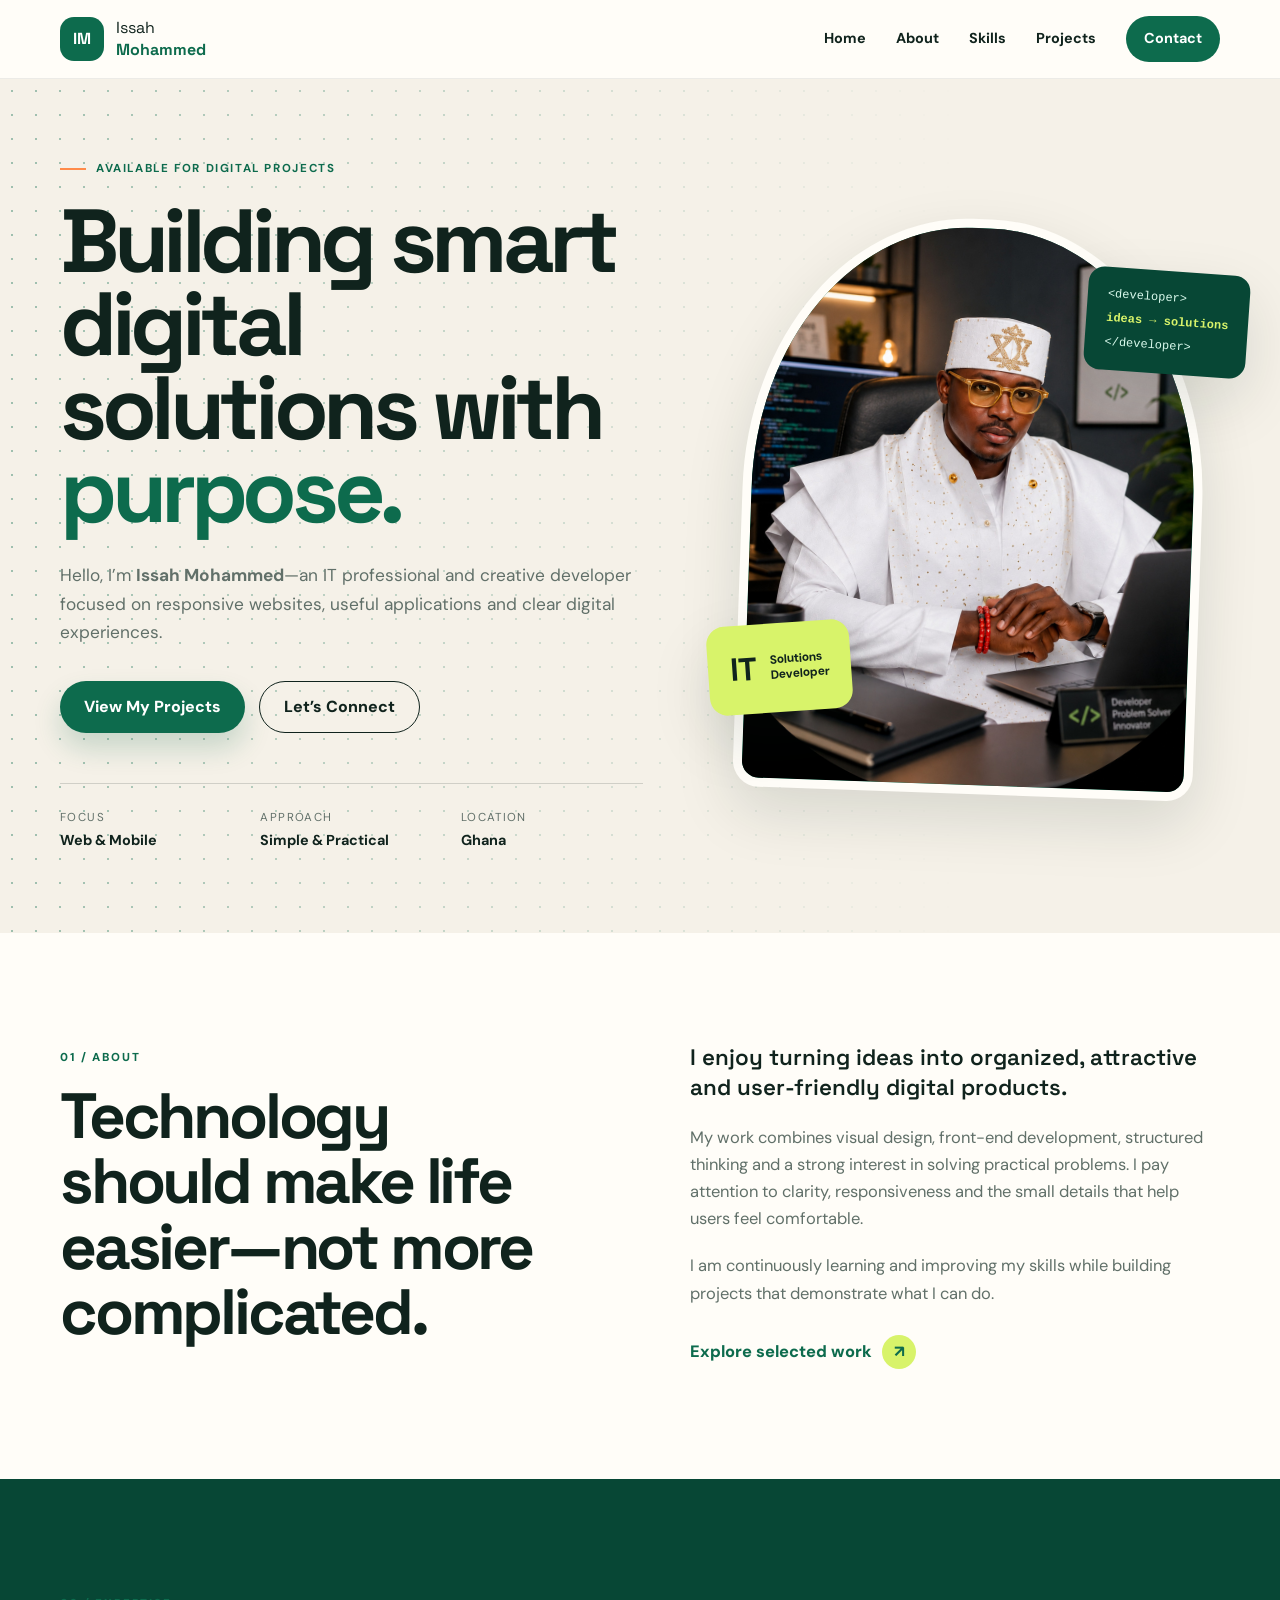
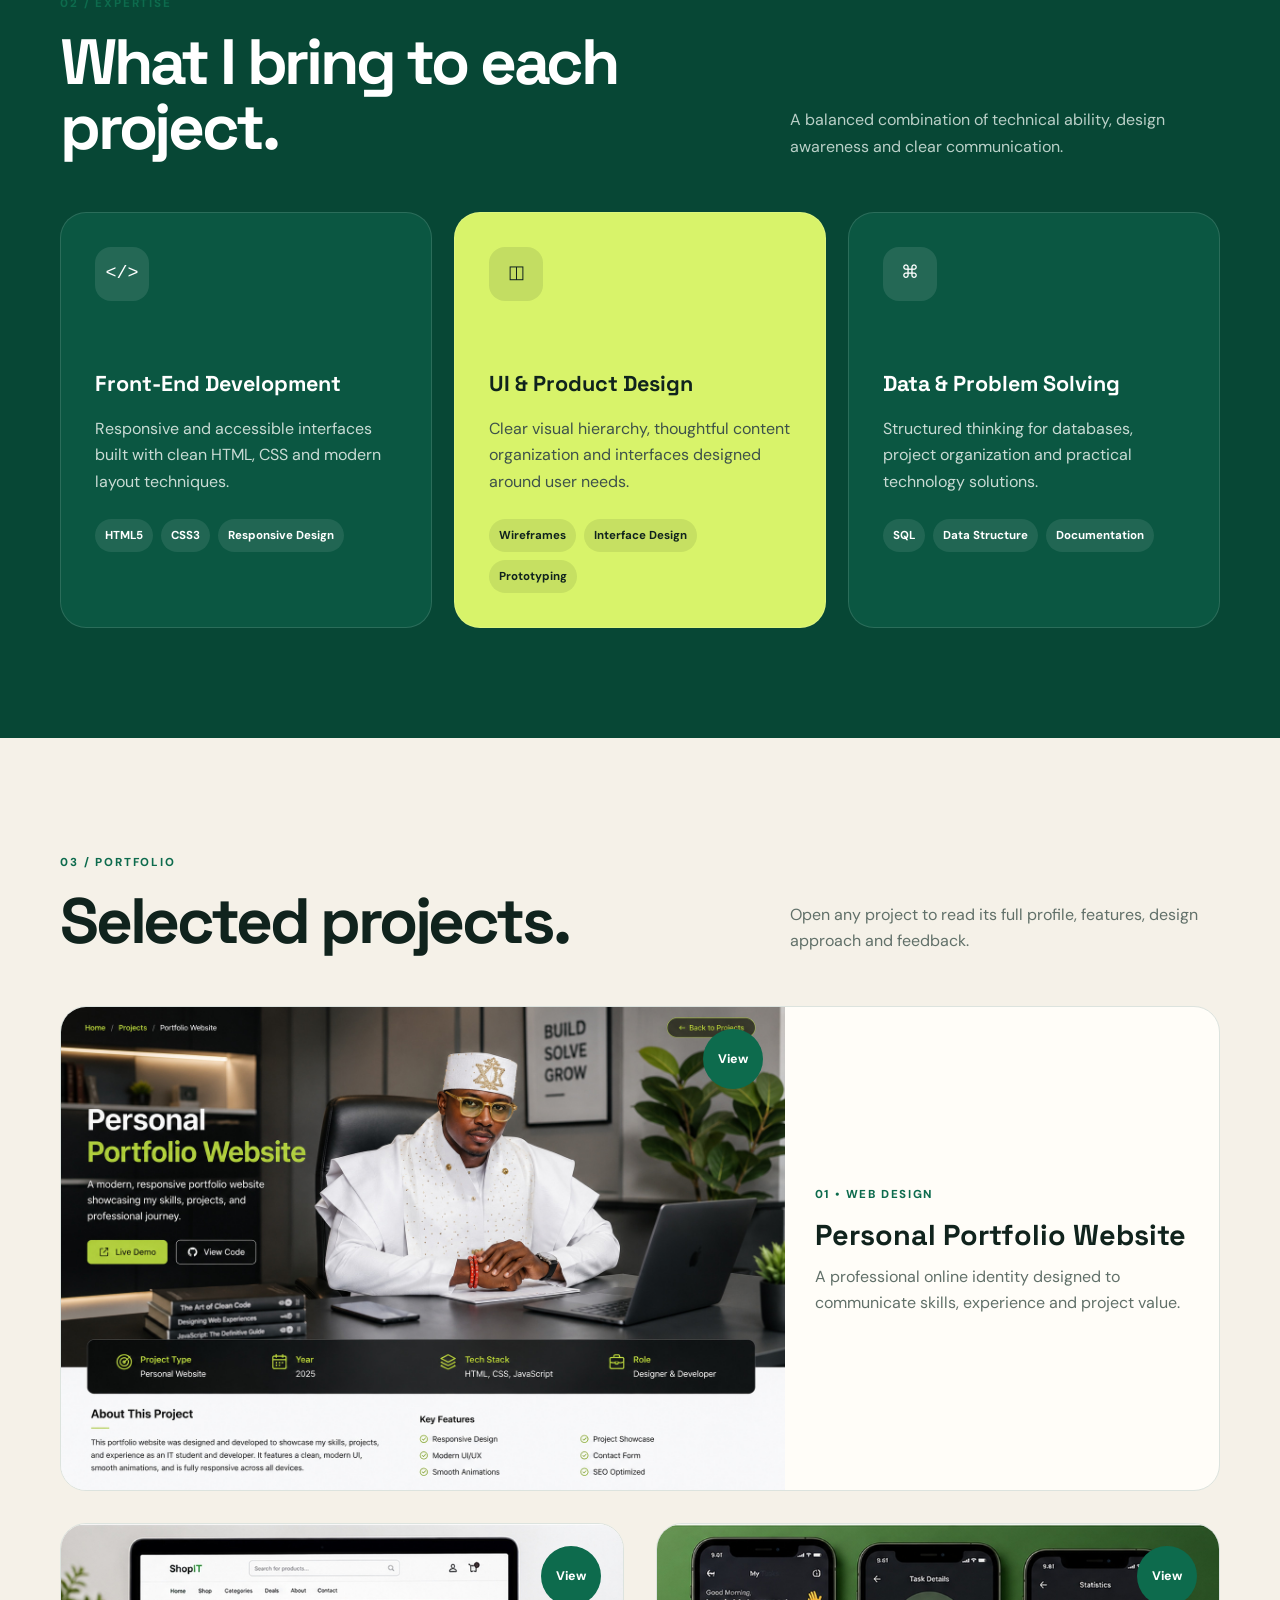
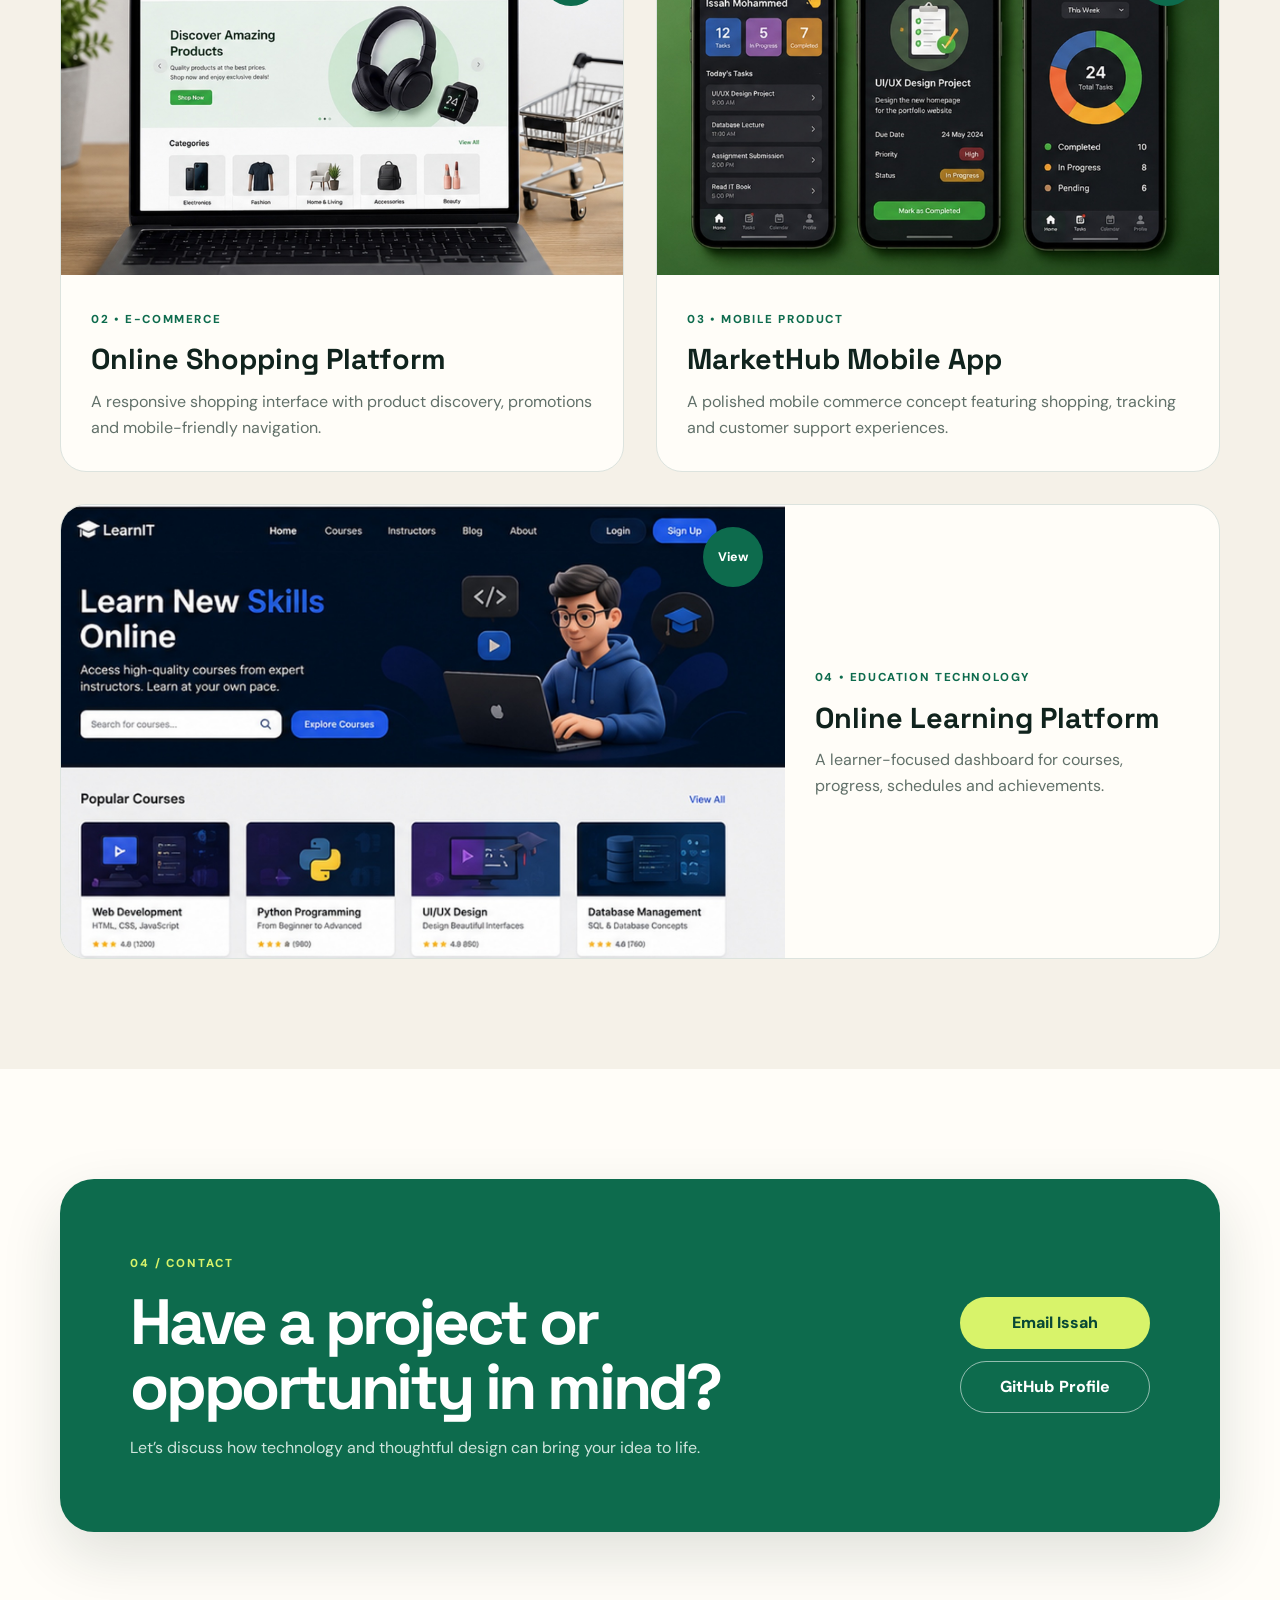
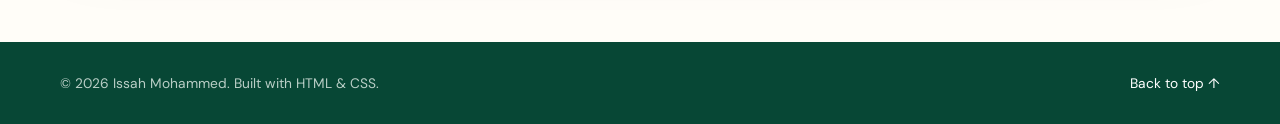
<file: index.html>
<!DOCTYPE html>
<html lang="en">
<head>
  <meta charset="UTF-8" />
  <meta name="viewport" content="width=device-width, initial-scale=1.0" />
  <meta name="description" content="Portfolio of Issah Mohammed, an IT professional and digital product developer." />
  <title>Issah Mohammed | IT Portfolio</title>
  <link rel="preconnect" href="https://fonts.googleapis.com" />
  <link rel="preconnect" href="https://fonts.gstatic.com" crossorigin />
  <link href="https://fonts.googleapis.com/css2?family=DM+Sans:wght@400;500;600;700&family=Space+Grotesk:wght@500;600;700&display=swap" rel="stylesheet" />
  <link rel="stylesheet" href="style.css" />
</head>
<body>
  <header class="site-header">
    <div class="container nav-row">
      <a class="brand" href="#home" aria-label="Issah Mohammed home">
        <span class="brand-mark">IM</span>
        <span class="brand-copy">Issah <strong>Mohammed</strong></span>
      </a>

      <button class="menu-toggle" type="button" aria-label="Open navigation" onclick="document.body.classList.toggle('nav-open')">☰</button>

      <nav class="main-nav" aria-label="Main navigation">
        <a href="#home">Home</a>
        <a href="#about">About</a>
        <a href="#skills">Skills</a>
        <a href="#projects">Projects</a>
        <a class="nav-button" href="#contact">Contact</a>
      </nav>
    </div>
  </header>

  <main>
    <section class="hero" id="home">
      <div class="hero-pattern"></div>
      <div class="container hero-grid">
        <div class="hero-copy">
          <p class="eyebrow"><span></span> Available for digital projects</p>
          <h1>Building smart digital solutions with <em>purpose.</em></h1>
          <p class="hero-intro">
            Hello, I’m <strong>Issah Mohammed</strong>—an IT professional and creative developer focused on responsive websites, useful applications and clear digital experiences.
          </p>
          <div class="hero-actions">
            <a class="button button-primary" href="#projects">View My Projects</a>
            <a class="button button-outline" href="#contact">Let’s Connect</a>
          </div>
          <div class="quick-info">
            <div><span>Focus</span><strong>Web & Mobile</strong></div>
            <div><span>Approach</span><strong>Simple & Practical</strong></div>
            <div><span>Location</span><strong>Ghana</strong></div>
          </div>
        </div>

        <div class="hero-media">
          <div class="image-shell">
            <img src="images/issah-profile.jpg" alt="Issah Mohammed profile portrait" />
          </div>
          <div class="experience-card">
            <strong>IT</strong>
            <span>Solutions<br />Developer</span>
          </div>
          <div class="code-card" aria-hidden="true">
            <span>&lt;developer&gt;</span>
            <strong>ideas → solutions</strong>
            <span>&lt;/developer&gt;</span>
          </div>
        </div>
      </div>
    </section>

    <section class="section about-section" id="about">
      <div class="container about-grid">
        <div class="section-title-block">
          <span class="section-label">01 / About</span>
          <h2>Technology should make life easier—not more complicated.</h2>
        </div>
        <div class="about-content">
          <p class="lead">I enjoy turning ideas into organized, attractive and user-friendly digital products.</p>
          <p>My work combines visual design, front-end development, structured thinking and a strong interest in solving practical problems. I pay attention to clarity, responsiveness and the small details that help users feel comfortable.</p>
          <p>I am continuously learning and improving my skills while building projects that demonstrate what I can do.</p>
          <a class="arrow-link" href="#projects">Explore selected work <span>↗</span></a>
        </div>
      </div>
    </section>

    <section class="section skills-section" id="skills">
      <div class="container">
        <div class="section-heading">
          <div>
            <span class="section-label">02 / Expertise</span>
            <h2>What I bring to each project.</h2>
          </div>
          <p>A balanced combination of technical ability, design awareness and clear communication.</p>
        </div>

        <div class="skills-grid">
          <article class="skill-card">
            <span class="skill-icon">&lt;/&gt;</span>
            <h3>Front-End Development</h3>
            <p>Responsive and accessible interfaces built with clean HTML, CSS and modern layout techniques.</p>
            <ul><li>HTML5</li><li>CSS3</li><li>Responsive Design</li></ul>
          </article>
          <article class="skill-card featured-skill">
            <span class="skill-icon">◫</span>
            <h3>UI & Product Design</h3>
            <p>Clear visual hierarchy, thoughtful content organization and interfaces designed around user needs.</p>
            <ul><li>Wireframes</li><li>Interface Design</li><li>Prototyping</li></ul>
          </article>
          <article class="skill-card">
            <span class="skill-icon">⌘</span>
            <h3>Data & Problem Solving</h3>
            <p>Structured thinking for databases, project organization and practical technology solutions.</p>
            <ul><li>SQL</li><li>Data Structure</li><li>Documentation</li></ul>
          </article>
        </div>
      </div>
    </section>

    <section class="section projects-section" id="projects">
      <div class="container">
        <div class="section-heading projects-heading">
          <div>
            <span class="section-label">03 / Portfolio</span>
            <h2>Selected projects.</h2>
          </div>
          <p>Open any project to read its full profile, features, design approach and feedback.</p>
        </div>

        <div class="project-grid">
          <article class="project-card project-wide">
            <a class="project-visual" href="projects/portfolio.html">
              <img src="images/project-portfolio.jpg" alt="Portfolio website project" />
              <span class="view-circle">View</span>
            </a>
            <div class="project-info"><span>01 • Web Design</span><h3><a href="projects/portfolio.html">Personal Portfolio Website</a></h3><p>A professional online identity designed to communicate skills, experience and project value.</p></div>
          </article>

          <article class="project-card">
            <a class="project-visual" href="projects/ecommerce.html"><img src="images/project-ecommerce.jpg" alt="E-commerce project" /><span class="view-circle">View</span></a>
            <div class="project-info"><span>02 • E-commerce</span><h3><a href="projects/ecommerce.html">Online Shopping Platform</a></h3><p>A responsive shopping interface with product discovery, promotions and mobile-friendly navigation.</p></div>
          </article>

          <article class="project-card">
            <a class="project-visual" href="projects/mobile.html"><img src="images/project-mobile.jpg" alt="Mobile application project" /><span class="view-circle">View</span></a>
            <div class="project-info"><span>03 • Mobile Product</span><h3><a href="projects/mobile.html">MarketHub Mobile App</a></h3><p>A polished mobile commerce concept featuring shopping, tracking and customer support experiences.</p></div>
          </article>

          <article class="project-card project-wide">
            <a class="project-visual" href="projects/learning.html"><img src="images/project-learning.jpg" alt="Online learning platform project" /><span class="view-circle">View</span></a>
            <div class="project-info"><span>04 • Education Technology</span><h3><a href="projects/learning.html">Online Learning Platform</a></h3><p>A learner-focused dashboard for courses, progress, schedules and achievements.</p></div>
          </article>
        </div>
      </div>
    </section>

    <section class="section contact-section" id="contact">
      <div class="container contact-panel">
        <div><span class="section-label light">04 / Contact</span><h2>Have a project or opportunity in mind?</h2><p>Let’s discuss how technology and thoughtful design can bring your idea to life.</p></div>
        <div class="contact-buttons">
          <a class="button button-light" href="mailto:your-email@example.com">Email Issah</a>
          <a class="button button-outline-light" href="https://github.com/" target="_blank" rel="noopener">GitHub Profile</a>
        </div>
      </div>
    </section>
  </main>

  <footer class="site-footer">
    <div class="container footer-row"><p>© 2026 Issah Mohammed. Built with HTML & CSS.</p><a href="#home">Back to top ↑</a></div>
  </footer>
</body>
</html>
</file>
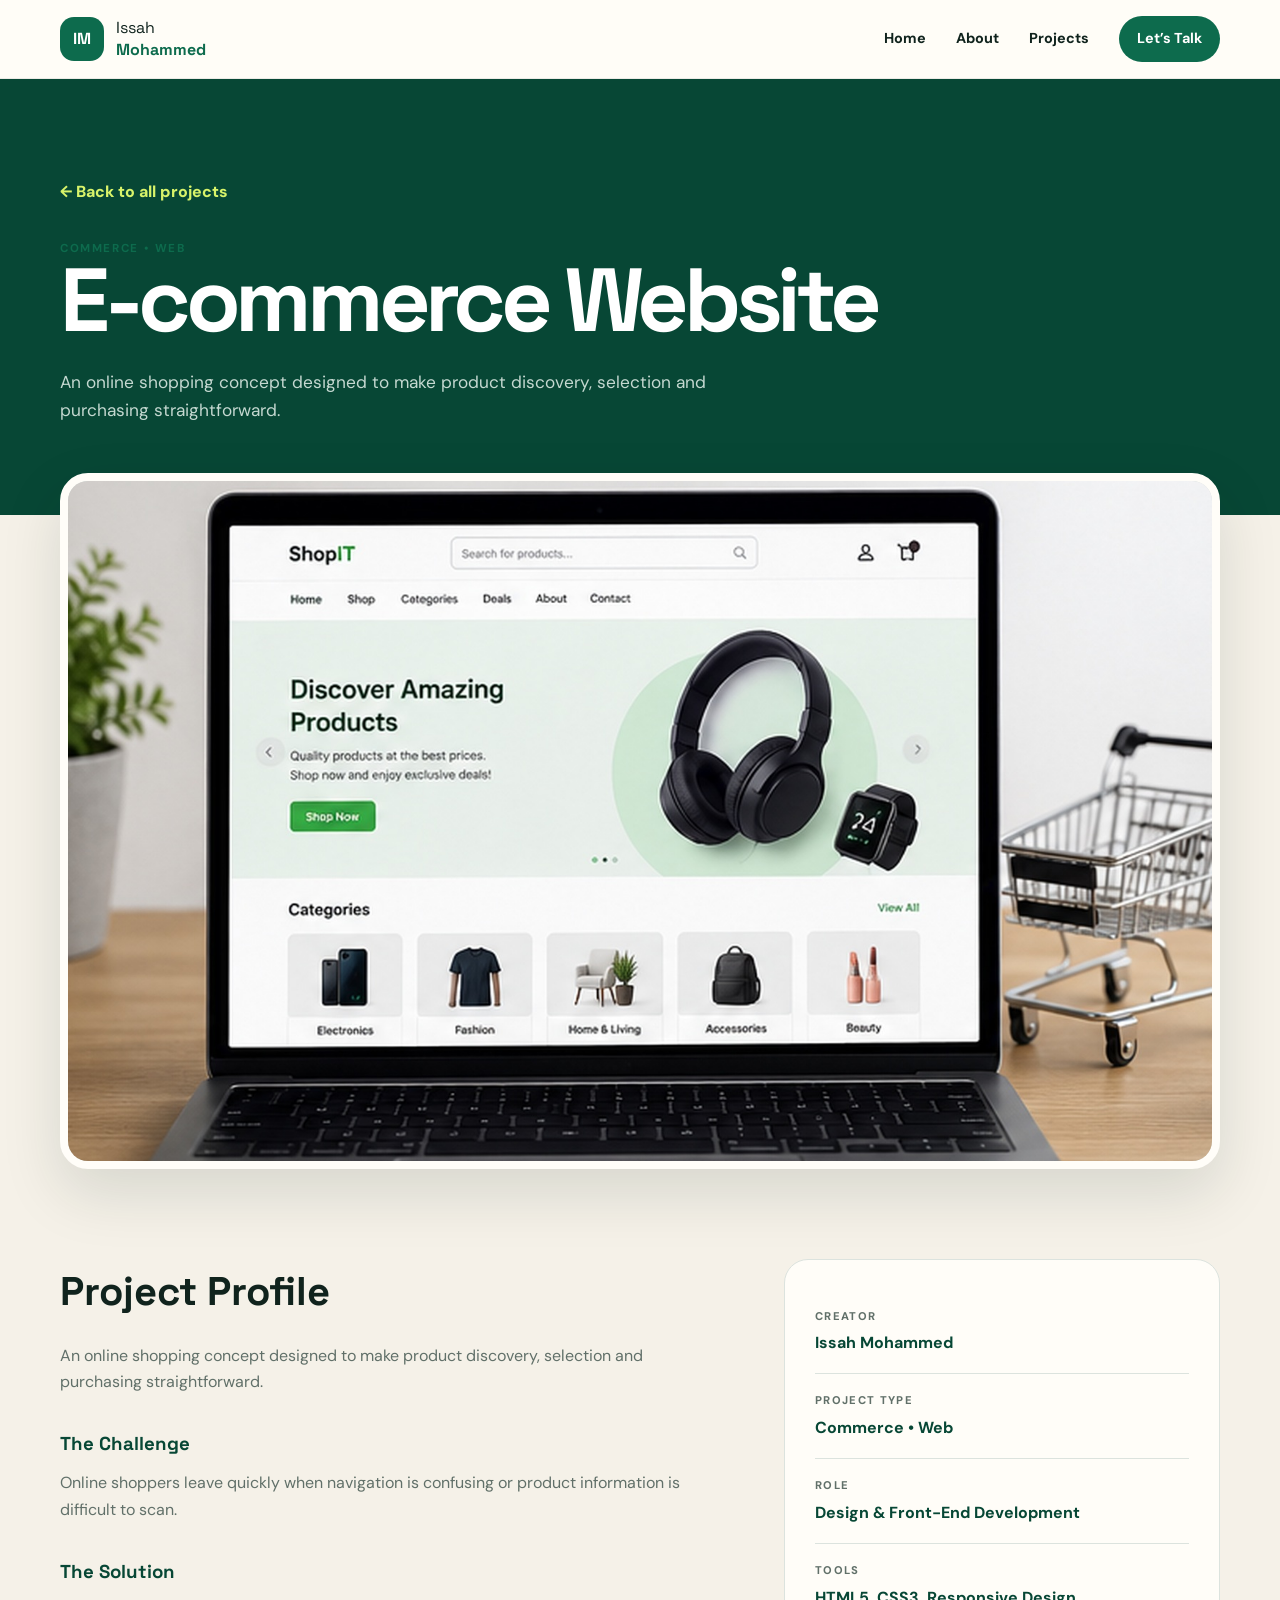
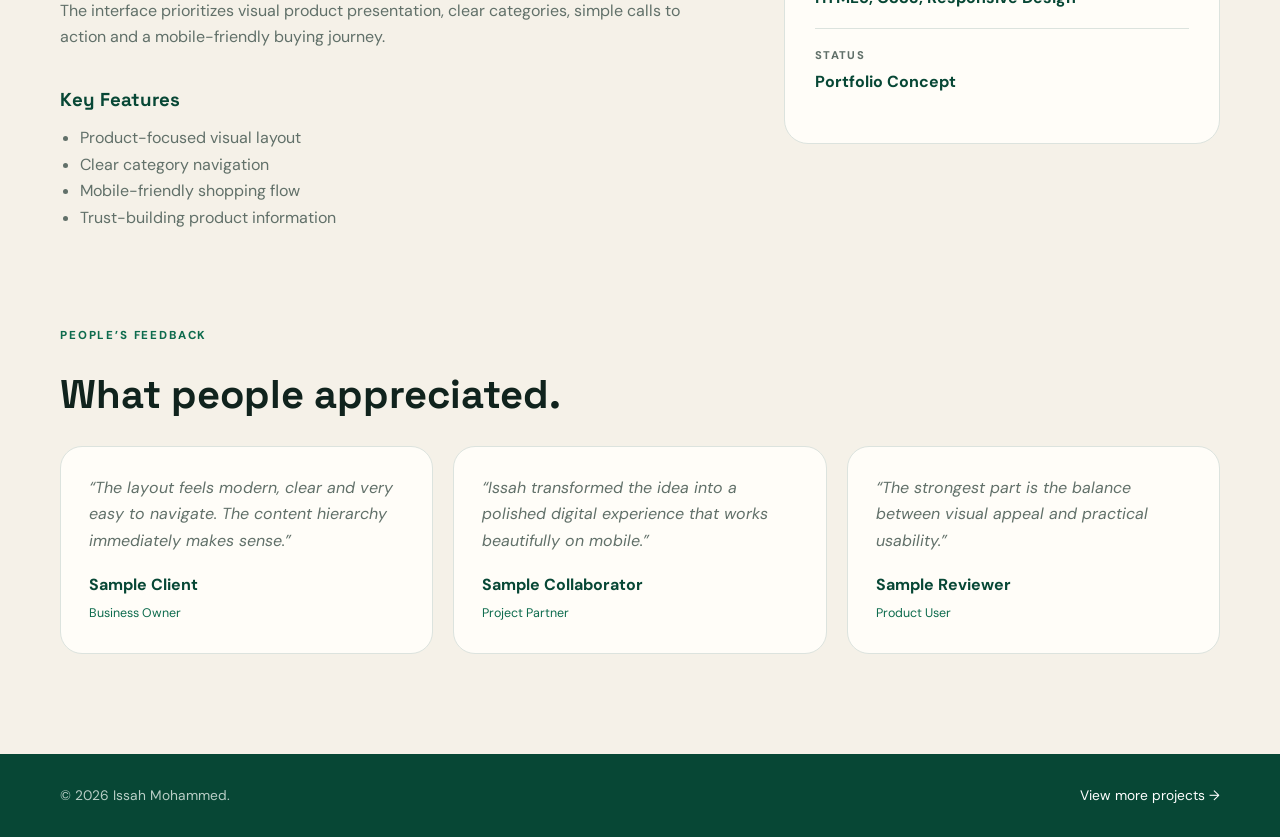
<file: projects/ecommerce.html>
<!DOCTYPE html>
<html lang="en">
<head>
  <meta charset="UTF-8" />
  <meta name="viewport" content="width=device-width, initial-scale=1.0" />
  <title>E-commerce Website | Issah Mohammed</title>
  <link rel="preconnect" href="https://fonts.googleapis.com" />
  <link rel="preconnect" href="https://fonts.gstatic.com" crossorigin />
  <link href="https://fonts.googleapis.com/css2?family=DM+Sans:wght@400;500;600;700&family=Space+Grotesk:wght@500;600;700&display=swap" rel="stylesheet" />
  <link rel="stylesheet" href="../style.css" />
</head>
<body class="project-page">
  <header class="site-header">
    <div class="container nav-row">
      <a class="brand" href="../index.html"><span class="brand-mark">IM</span><span class="brand-copy">Issah <strong>Mohammed</strong></span></a>
      <nav class="main-nav"><a href="../index.html">Home</a><a href="../index.html#about">About</a><a href="../index.html#projects" class="active">Projects</a><a href="../index.html#contact" class="nav-button">Let’s Talk</a></nav>
    </div>
  </header>
  <main>
    <section class="project-hero">
      <div class="container">
        <a class="back-link" href="../index.html#projects">← Back to all projects</a>
        <span class="eyebrow">Commerce • Web</span>
        <h1>E-commerce Website</h1>
        <p>An online shopping concept designed to make product discovery, selection and purchasing straightforward.</p>
      </div>
    </section>
    <div class="project-cover"><img src="../images/project-ecommerce.jpg" alt="E-commerce Website project preview" /></div>
    <section class="project-content">
      <div class="container project-profile-grid">
        <article class="prose">
          <h2>Project Profile</h2>
          <p>An online shopping concept designed to make product discovery, selection and purchasing straightforward.</p>
          <h3>The Challenge</h3>
          <p>Online shoppers leave quickly when navigation is confusing or product information is difficult to scan.</p>
          <h3>The Solution</h3>
          <p>The interface prioritizes visual product presentation, clear categories, simple calls to action and a mobile-friendly buying journey.</p>
          <h3>Key Features</h3>
          <ul><li>Product-focused visual layout</li><li>Clear category navigation</li><li>Mobile-friendly shopping flow</li><li>Trust-building product information</li></ul>
        </article>
        <aside class="project-facts">
          <div class="fact"><span>Creator</span><strong>Issah Mohammed</strong></div>
          <div class="fact"><span>Project Type</span><strong>Commerce • Web</strong></div>
          <div class="fact"><span>Role</span><strong>Design & Front-End Development</strong></div>
          <div class="fact"><span>Tools</span><strong>HTML5, CSS3, Responsive Design</strong></div>
          <div class="fact"><span>Status</span><strong>Portfolio Concept</strong></div>
        </aside>
      </div>
    </section>
    <section class="feedback-section">
      <div class="container">
        <span class="section-label">People’s Feedback</span>
        <h2>What people appreciated.</h2>
        <div class="feedback-grid">
          <article class="feedback-card"><p>“The layout feels modern, clear and very easy to navigate. The content hierarchy immediately makes sense.”</p><strong>Sample Client</strong><span>Business Owner</span></article>
          <article class="feedback-card"><p>“Issah transformed the idea into a polished digital experience that works beautifully on mobile.”</p><strong>Sample Collaborator</strong><span>Project Partner</span></article>
          <article class="feedback-card"><p>“The strongest part is the balance between visual appeal and practical usability.”</p><strong>Sample Reviewer</strong><span>Product User</span></article>
        </div>
      </div>
    </section>
  </main>
  <footer class="site-footer"><div class="container footer-row"><p>© 2026 Issah Mohammed.</p><a href="../index.html#projects">View more projects →</a></div></footer>
</body>
</html>
</file>
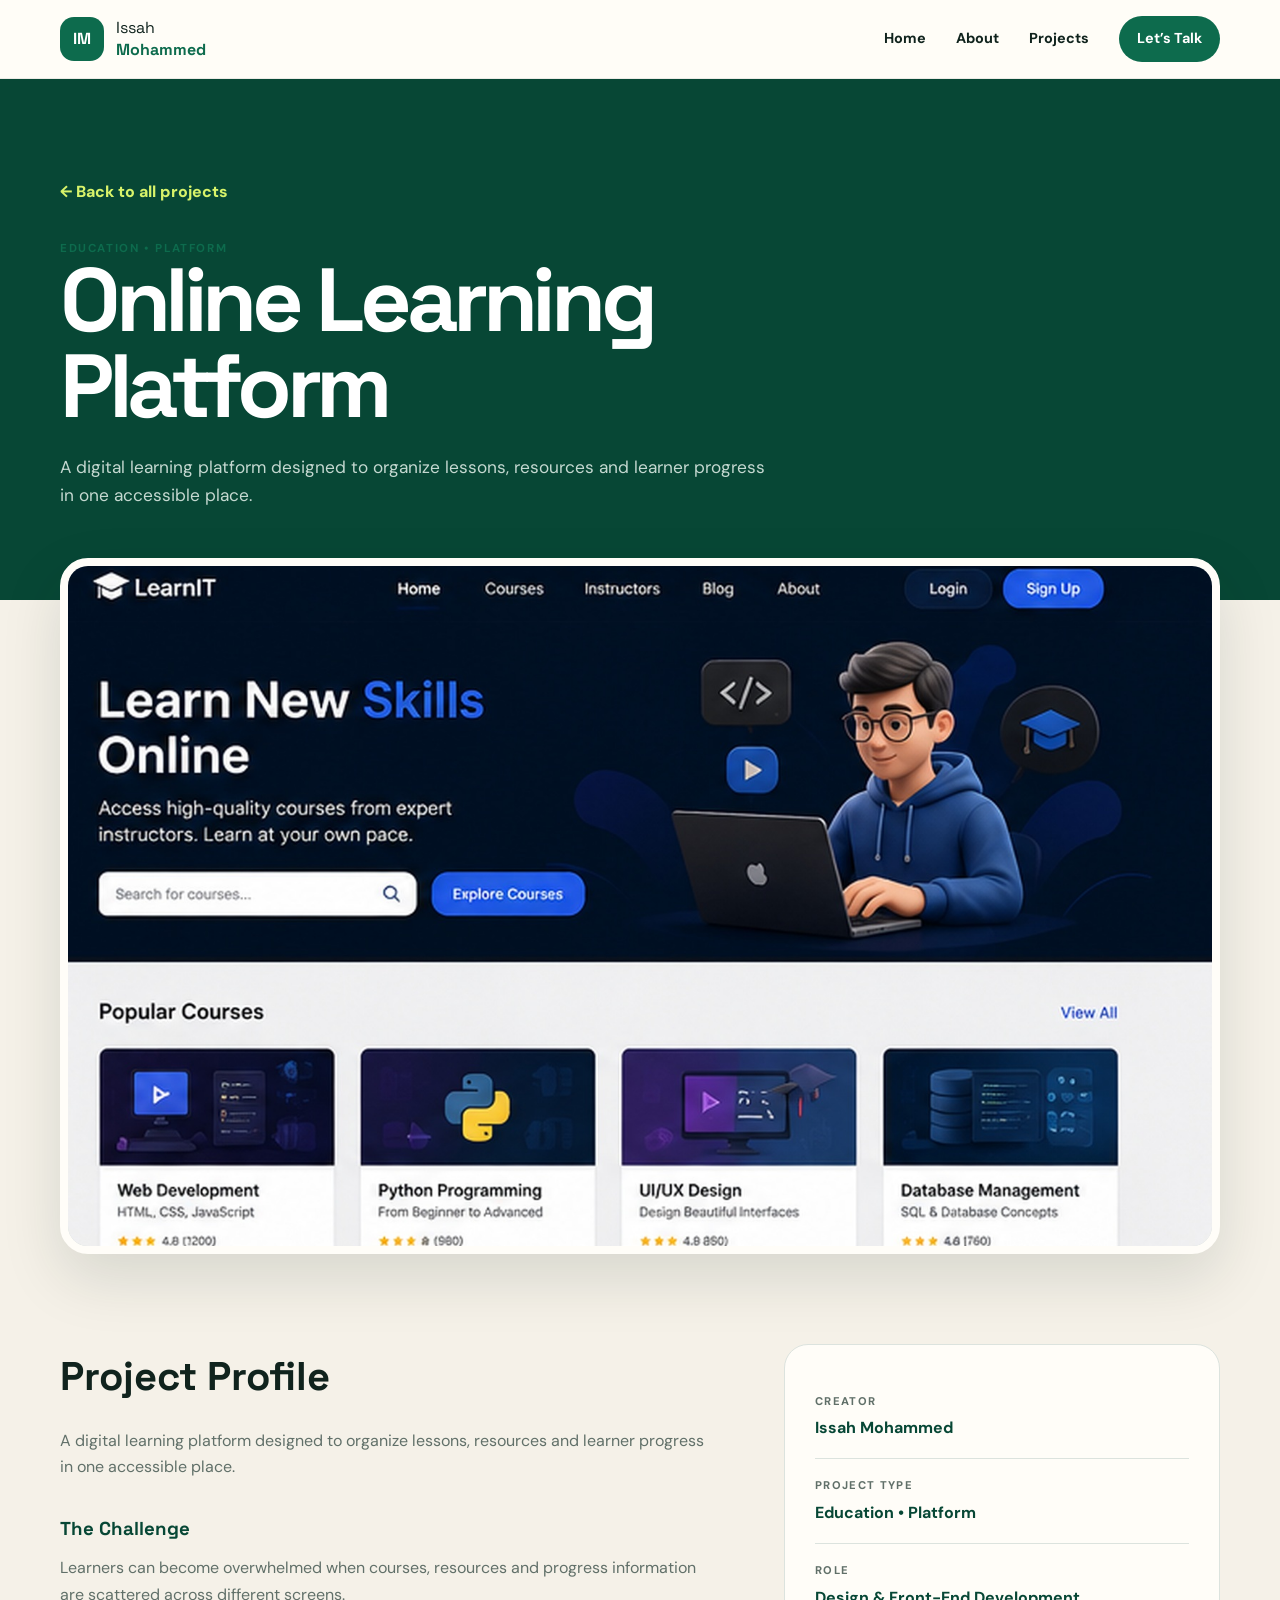
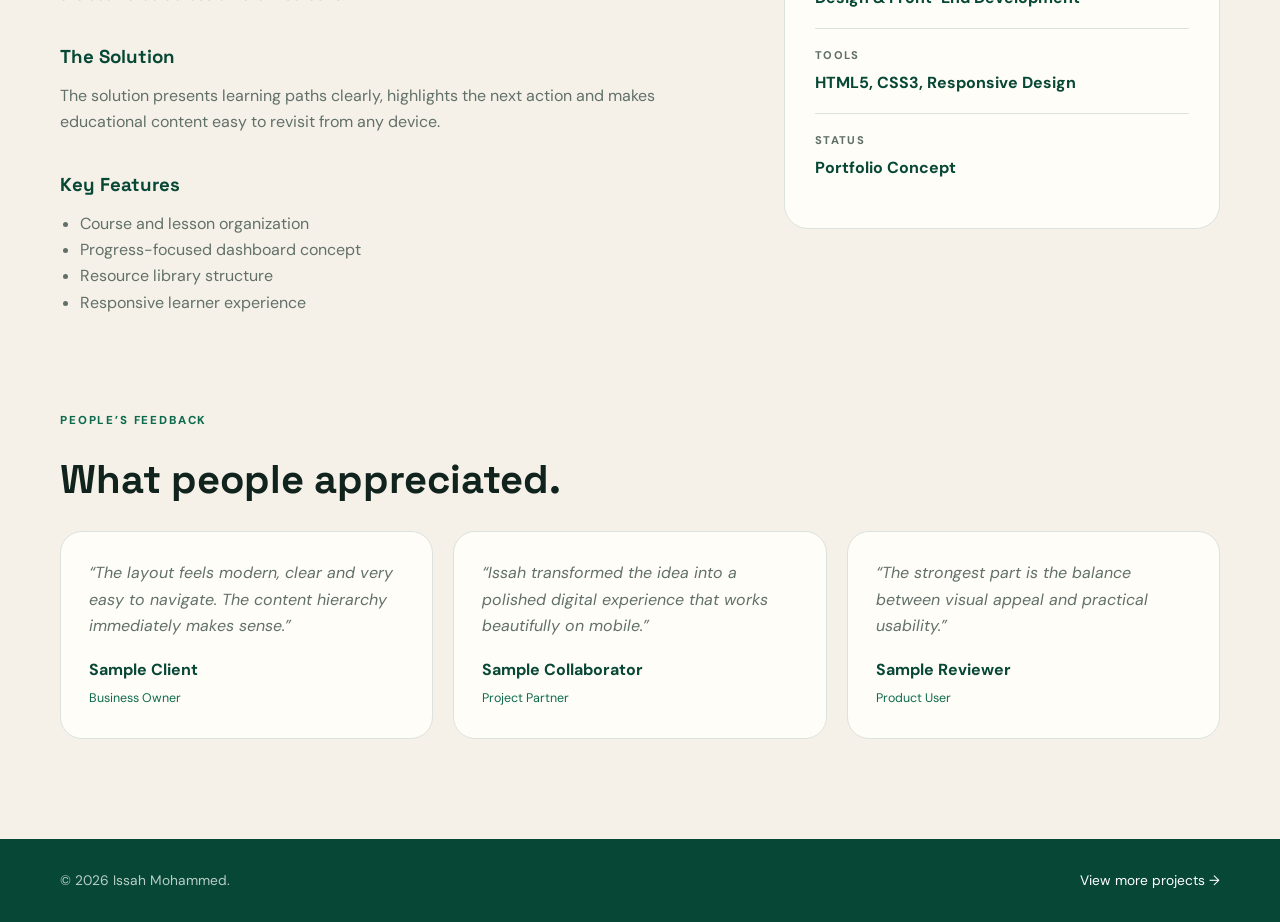
<file: projects/learning.html>
<!DOCTYPE html>
<html lang="en">
<head>
  <meta charset="UTF-8" />
  <meta name="viewport" content="width=device-width, initial-scale=1.0" />
  <title>Online Learning Platform | Issah Mohammed</title>
  <link rel="preconnect" href="https://fonts.googleapis.com" />
  <link rel="preconnect" href="https://fonts.gstatic.com" crossorigin />
  <link href="https://fonts.googleapis.com/css2?family=DM+Sans:wght@400;500;600;700&family=Space+Grotesk:wght@500;600;700&display=swap" rel="stylesheet" />
  <link rel="stylesheet" href="../style.css" />
</head>
<body class="project-page">
  <header class="site-header">
    <div class="container nav-row">
      <a class="brand" href="../index.html"><span class="brand-mark">IM</span><span class="brand-copy">Issah <strong>Mohammed</strong></span></a>
      <nav class="main-nav"><a href="../index.html">Home</a><a href="../index.html#about">About</a><a href="../index.html#projects" class="active">Projects</a><a href="../index.html#contact" class="nav-button">Let’s Talk</a></nav>
    </div>
  </header>
  <main>
    <section class="project-hero">
      <div class="container">
        <a class="back-link" href="../index.html#projects">← Back to all projects</a>
        <span class="eyebrow">Education • Platform</span>
        <h1>Online Learning Platform</h1>
        <p>A digital learning platform designed to organize lessons, resources and learner progress in one accessible place.</p>
      </div>
    </section>
    <div class="project-cover"><img src="../images/project-learning.jpg" alt="Online Learning Platform project preview" /></div>
    <section class="project-content">
      <div class="container project-profile-grid">
        <article class="prose">
          <h2>Project Profile</h2>
          <p>A digital learning platform designed to organize lessons, resources and learner progress in one accessible place.</p>
          <h3>The Challenge</h3>
          <p>Learners can become overwhelmed when courses, resources and progress information are scattered across different screens.</p>
          <h3>The Solution</h3>
          <p>The solution presents learning paths clearly, highlights the next action and makes educational content easy to revisit from any device.</p>
          <h3>Key Features</h3>
          <ul><li>Course and lesson organization</li><li>Progress-focused dashboard concept</li><li>Resource library structure</li><li>Responsive learner experience</li></ul>
        </article>
        <aside class="project-facts">
          <div class="fact"><span>Creator</span><strong>Issah Mohammed</strong></div>
          <div class="fact"><span>Project Type</span><strong>Education • Platform</strong></div>
          <div class="fact"><span>Role</span><strong>Design & Front-End Development</strong></div>
          <div class="fact"><span>Tools</span><strong>HTML5, CSS3, Responsive Design</strong></div>
          <div class="fact"><span>Status</span><strong>Portfolio Concept</strong></div>
        </aside>
      </div>
    </section>
    <section class="feedback-section">
      <div class="container">
        <span class="section-label">People’s Feedback</span>
        <h2>What people appreciated.</h2>
        <div class="feedback-grid">
          <article class="feedback-card"><p>“The layout feels modern, clear and very easy to navigate. The content hierarchy immediately makes sense.”</p><strong>Sample Client</strong><span>Business Owner</span></article>
          <article class="feedback-card"><p>“Issah transformed the idea into a polished digital experience that works beautifully on mobile.”</p><strong>Sample Collaborator</strong><span>Project Partner</span></article>
          <article class="feedback-card"><p>“The strongest part is the balance between visual appeal and practical usability.”</p><strong>Sample Reviewer</strong><span>Product User</span></article>
        </div>
      </div>
    </section>
  </main>
  <footer class="site-footer"><div class="container footer-row"><p>© 2026 Issah Mohammed.</p><a href="../index.html#projects">View more projects →</a></div></footer>
</body>
</html>
</file>
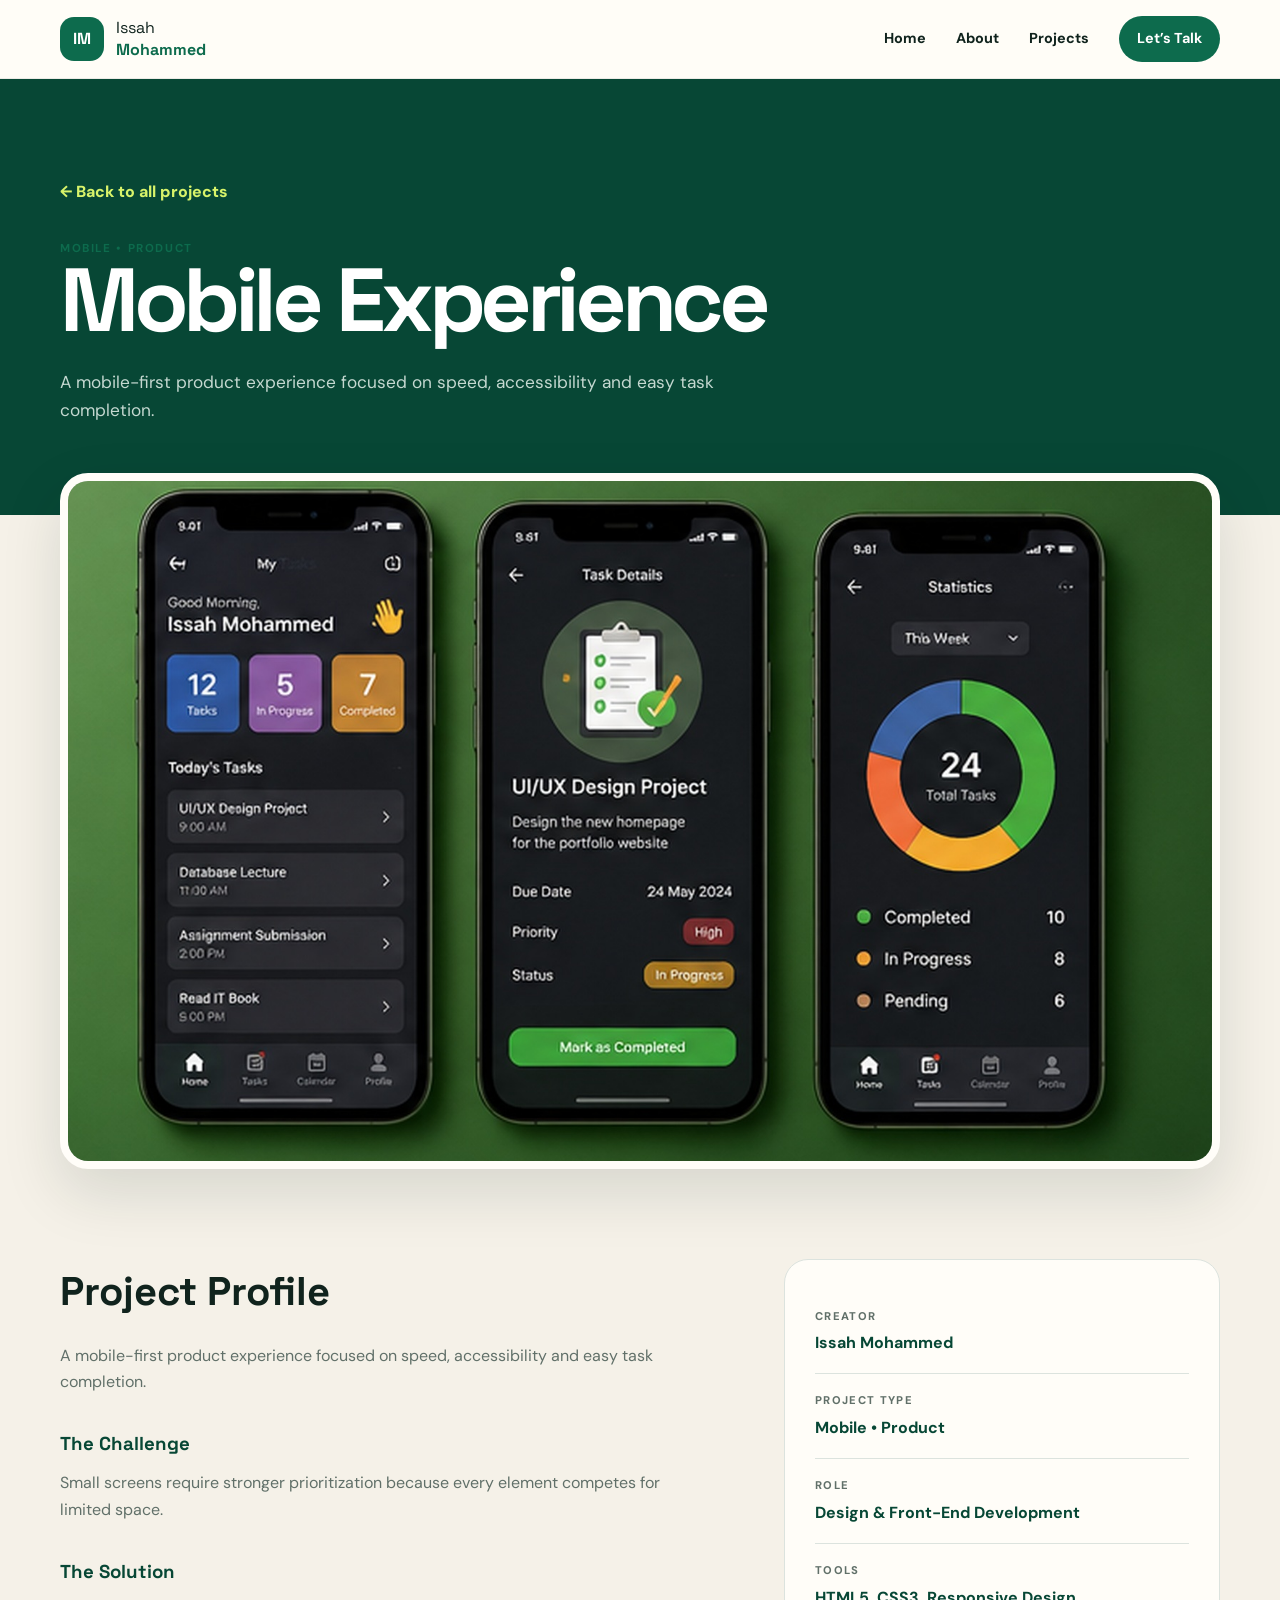
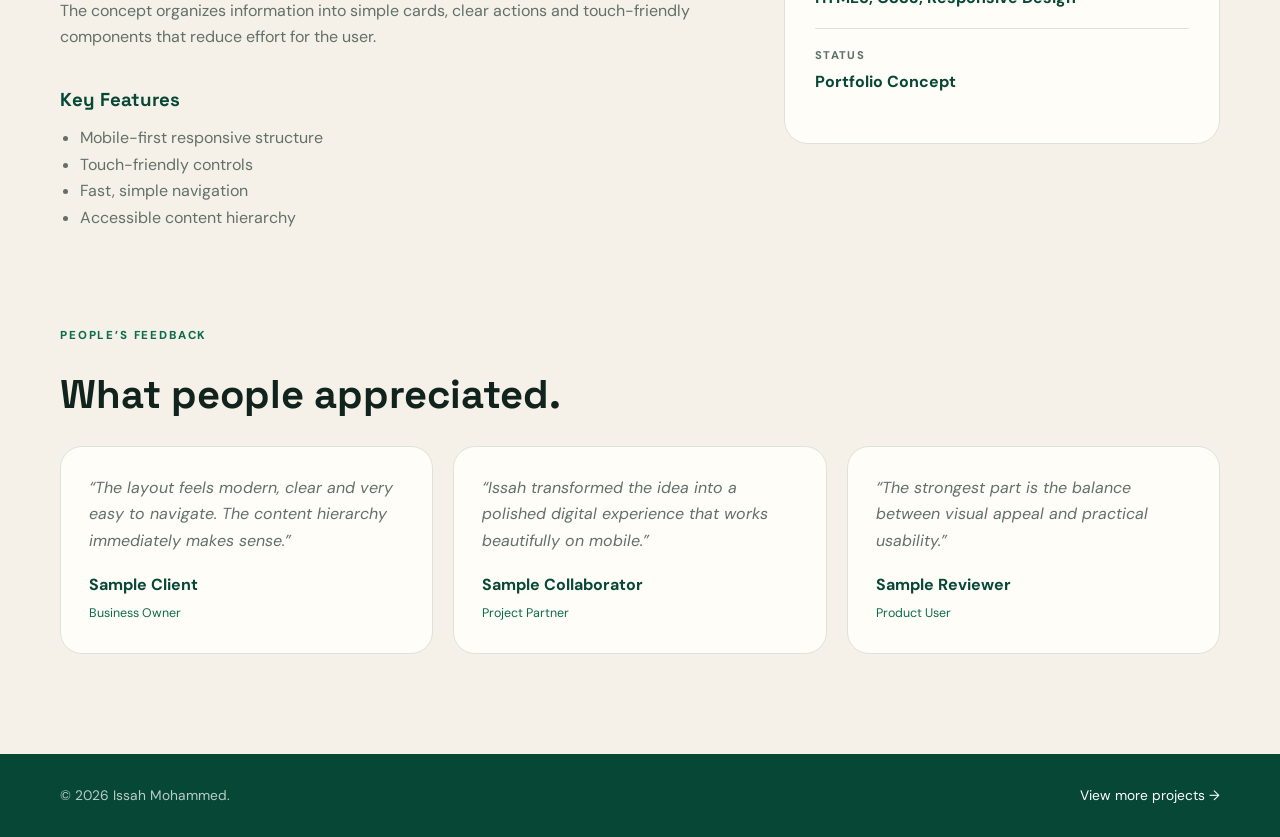
<file: projects/mobile.html>
<!DOCTYPE html>
<html lang="en">
<head>
  <meta charset="UTF-8" />
  <meta name="viewport" content="width=device-width, initial-scale=1.0" />
  <title>Mobile Experience | Issah Mohammed</title>
  <link rel="preconnect" href="https://fonts.googleapis.com" />
  <link rel="preconnect" href="https://fonts.gstatic.com" crossorigin />
  <link href="https://fonts.googleapis.com/css2?family=DM+Sans:wght@400;500;600;700&family=Space+Grotesk:wght@500;600;700&display=swap" rel="stylesheet" />
  <link rel="stylesheet" href="../style.css" />
</head>
<body class="project-page">
  <header class="site-header">
    <div class="container nav-row">
      <a class="brand" href="../index.html"><span class="brand-mark">IM</span><span class="brand-copy">Issah <strong>Mohammed</strong></span></a>
      <nav class="main-nav"><a href="../index.html">Home</a><a href="../index.html#about">About</a><a href="../index.html#projects" class="active">Projects</a><a href="../index.html#contact" class="nav-button">Let’s Talk</a></nav>
    </div>
  </header>
  <main>
    <section class="project-hero">
      <div class="container">
        <a class="back-link" href="../index.html#projects">← Back to all projects</a>
        <span class="eyebrow">Mobile • Product</span>
        <h1>Mobile Experience</h1>
        <p>A mobile-first product experience focused on speed, accessibility and easy task completion.</p>
      </div>
    </section>
    <div class="project-cover"><img src="../images/project-mobile.jpg" alt="Mobile Experience project preview" /></div>
    <section class="project-content">
      <div class="container project-profile-grid">
        <article class="prose">
          <h2>Project Profile</h2>
          <p>A mobile-first product experience focused on speed, accessibility and easy task completion.</p>
          <h3>The Challenge</h3>
          <p>Small screens require stronger prioritization because every element competes for limited space.</p>
          <h3>The Solution</h3>
          <p>The concept organizes information into simple cards, clear actions and touch-friendly components that reduce effort for the user.</p>
          <h3>Key Features</h3>
          <ul><li>Mobile-first responsive structure</li><li>Touch-friendly controls</li><li>Fast, simple navigation</li><li>Accessible content hierarchy</li></ul>
        </article>
        <aside class="project-facts">
          <div class="fact"><span>Creator</span><strong>Issah Mohammed</strong></div>
          <div class="fact"><span>Project Type</span><strong>Mobile • Product</strong></div>
          <div class="fact"><span>Role</span><strong>Design & Front-End Development</strong></div>
          <div class="fact"><span>Tools</span><strong>HTML5, CSS3, Responsive Design</strong></div>
          <div class="fact"><span>Status</span><strong>Portfolio Concept</strong></div>
        </aside>
      </div>
    </section>
    <section class="feedback-section">
      <div class="container">
        <span class="section-label">People’s Feedback</span>
        <h2>What people appreciated.</h2>
        <div class="feedback-grid">
          <article class="feedback-card"><p>“The layout feels modern, clear and very easy to navigate. The content hierarchy immediately makes sense.”</p><strong>Sample Client</strong><span>Business Owner</span></article>
          <article class="feedback-card"><p>“Issah transformed the idea into a polished digital experience that works beautifully on mobile.”</p><strong>Sample Collaborator</strong><span>Project Partner</span></article>
          <article class="feedback-card"><p>“The strongest part is the balance between visual appeal and practical usability.”</p><strong>Sample Reviewer</strong><span>Product User</span></article>
        </div>
      </div>
    </section>
  </main>
  <footer class="site-footer"><div class="container footer-row"><p>© 2026 Issah Mohammed.</p><a href="../index.html#projects">View more projects →</a></div></footer>
</body>
</html>
</file>
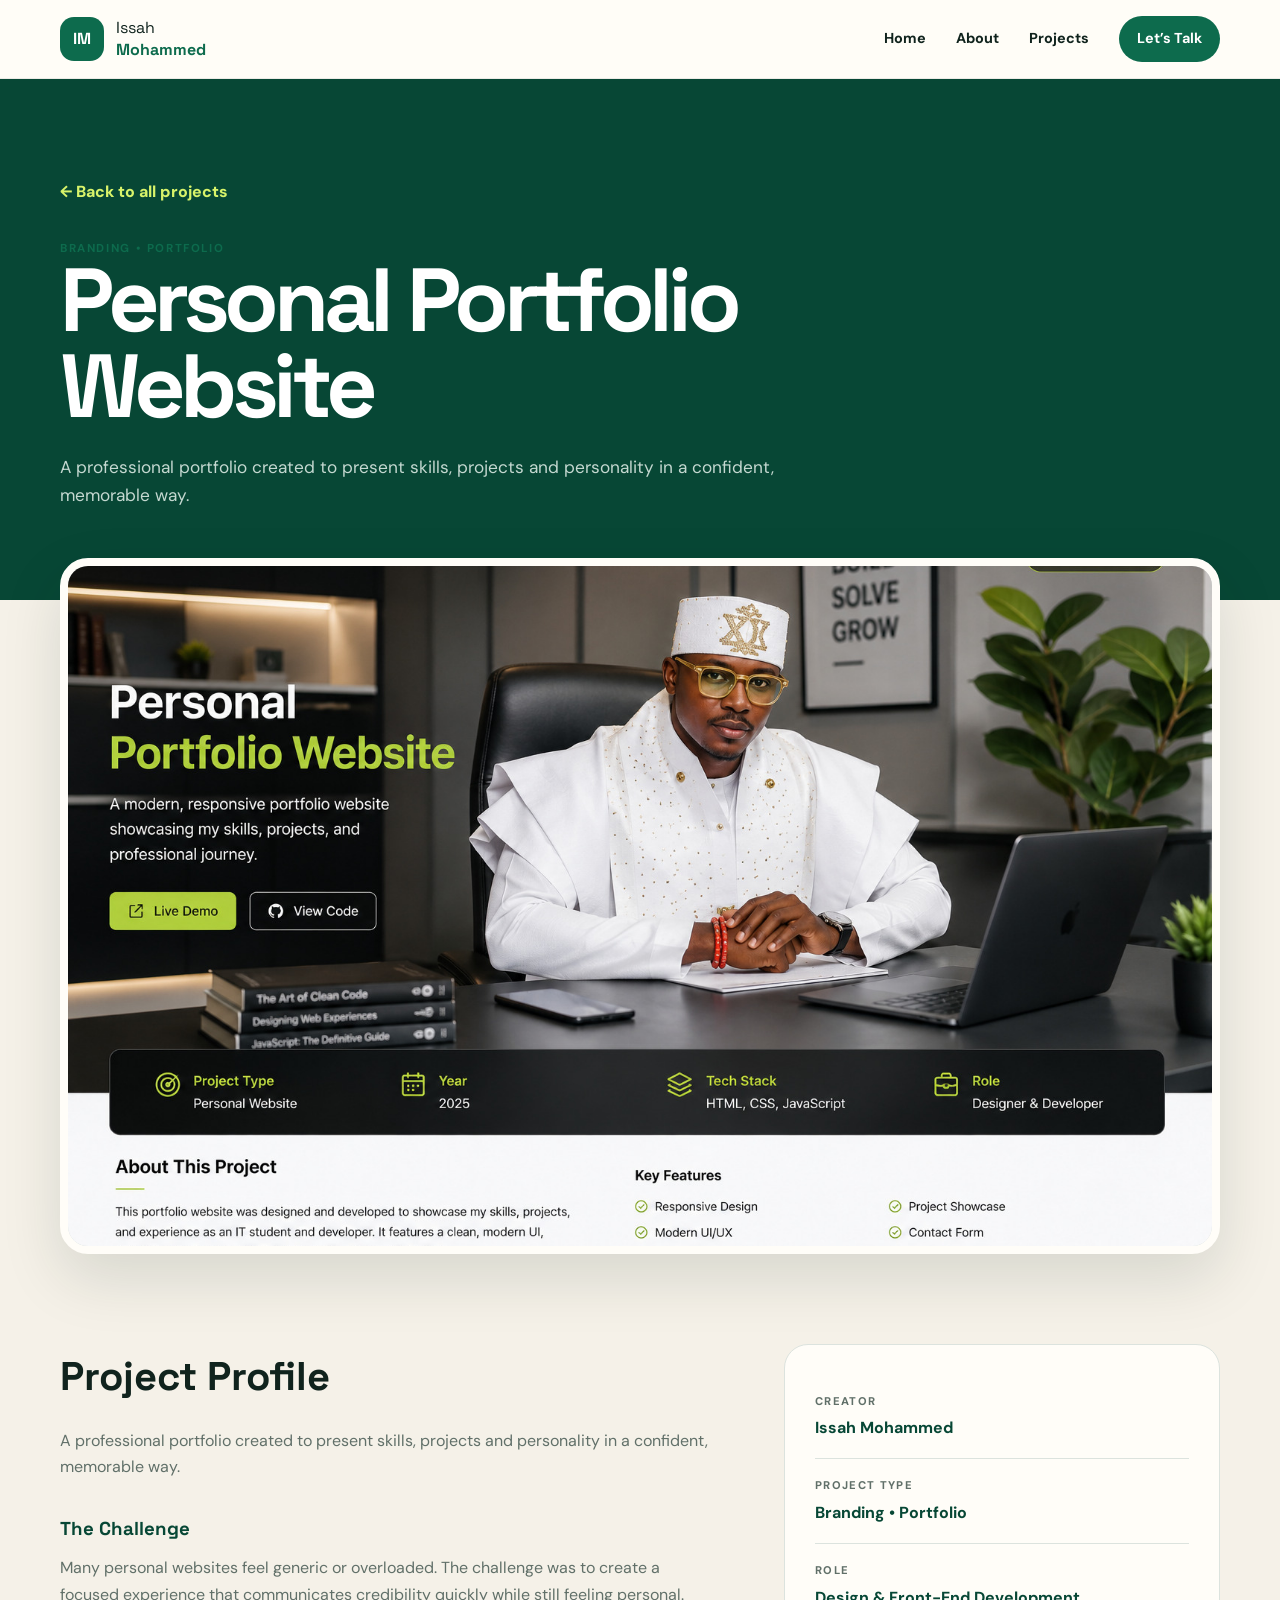
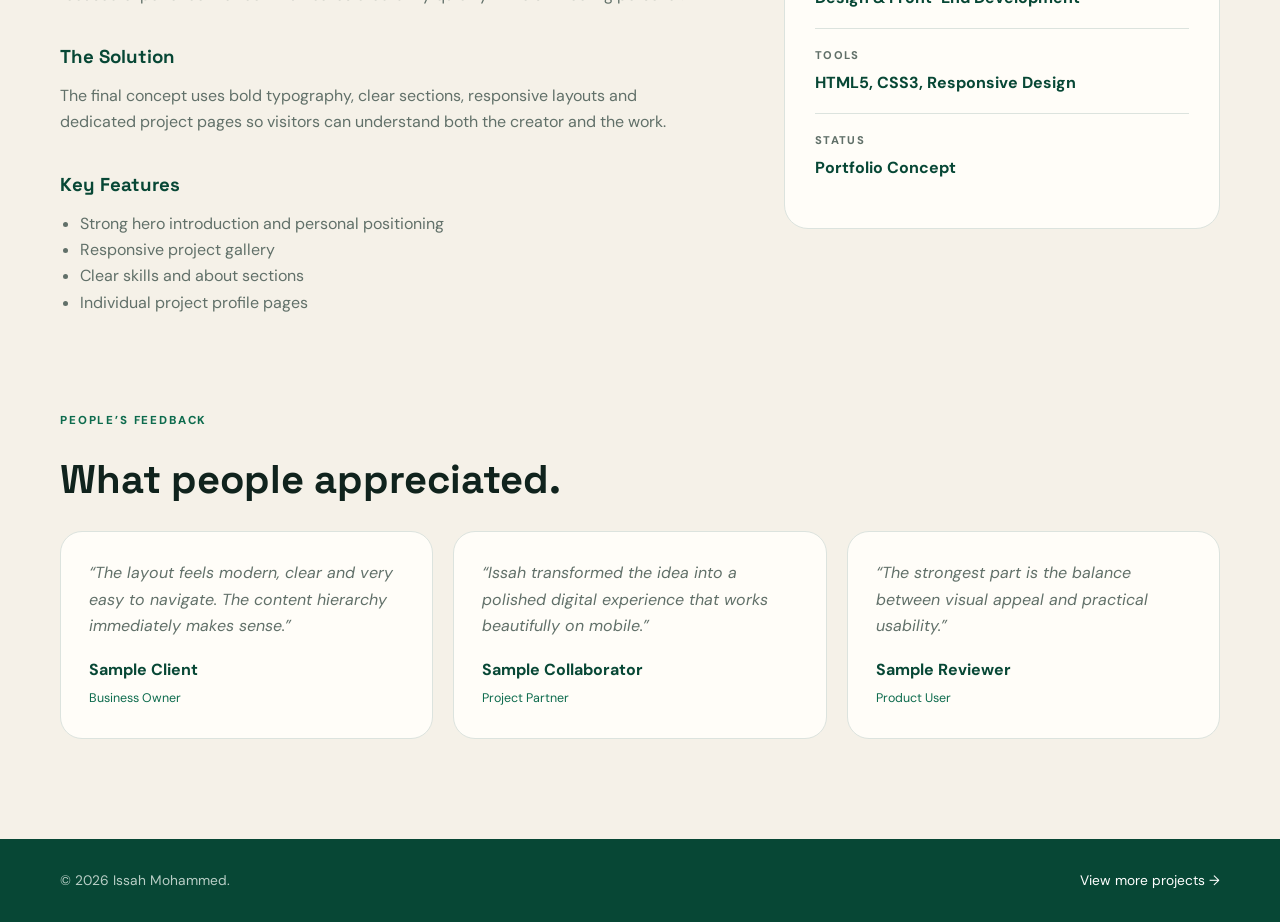
<file: projects/portfolio.html>
<!DOCTYPE html>
<html lang="en">
<head>
  <meta charset="UTF-8" />
  <meta name="viewport" content="width=device-width, initial-scale=1.0" />
  <title>Personal Portfolio Website | Issah Mohammed</title>
  <link rel="preconnect" href="https://fonts.googleapis.com" />
  <link rel="preconnect" href="https://fonts.gstatic.com" crossorigin />
  <link href="https://fonts.googleapis.com/css2?family=DM+Sans:wght@400;500;600;700&family=Space+Grotesk:wght@500;600;700&display=swap" rel="stylesheet" />
  <link rel="stylesheet" href="../style.css" />
</head>
<body class="project-page">
  <header class="site-header">
    <div class="container nav-row">
      <a class="brand" href="../index.html"><span class="brand-mark">IM</span><span class="brand-copy">Issah <strong>Mohammed</strong></span></a>
      <nav class="main-nav"><a href="../index.html">Home</a><a href="../index.html#about">About</a><a href="../index.html#projects" class="active">Projects</a><a href="../index.html#contact" class="nav-button">Let’s Talk</a></nav>
    </div>
  </header>
  <main>
    <section class="project-hero">
      <div class="container">
        <a class="back-link" href="../index.html#projects">← Back to all projects</a>
        <span class="eyebrow">Branding • Portfolio</span>
        <h1>Personal Portfolio Website</h1>
        <p>A professional portfolio created to present skills, projects and personality in a confident, memorable way.</p>
      </div>
    </section>
    <div class="project-cover"><img src="../images/project-portfolio.jpg" alt="Personal Portfolio Website project preview" /></div>
    <section class="project-content">
      <div class="container project-profile-grid">
        <article class="prose">
          <h2>Project Profile</h2>
          <p>A professional portfolio created to present skills, projects and personality in a confident, memorable way.</p>
          <h3>The Challenge</h3>
          <p>Many personal websites feel generic or overloaded. The challenge was to create a focused experience that communicates credibility quickly while still feeling personal.</p>
          <h3>The Solution</h3>
          <p>The final concept uses bold typography, clear sections, responsive layouts and dedicated project pages so visitors can understand both the creator and the work.</p>
          <h3>Key Features</h3>
          <ul><li>Strong hero introduction and personal positioning</li><li>Responsive project gallery</li><li>Clear skills and about sections</li><li>Individual project profile pages</li></ul>
        </article>
        <aside class="project-facts">
          <div class="fact"><span>Creator</span><strong>Issah Mohammed</strong></div>
          <div class="fact"><span>Project Type</span><strong>Branding • Portfolio</strong></div>
          <div class="fact"><span>Role</span><strong>Design & Front-End Development</strong></div>
          <div class="fact"><span>Tools</span><strong>HTML5, CSS3, Responsive Design</strong></div>
          <div class="fact"><span>Status</span><strong>Portfolio Concept</strong></div>
        </aside>
      </div>
    </section>
    <section class="feedback-section">
      <div class="container">
        <span class="section-label">People’s Feedback</span>
        <h2>What people appreciated.</h2>
        <div class="feedback-grid">
          <article class="feedback-card"><p>“The layout feels modern, clear and very easy to navigate. The content hierarchy immediately makes sense.”</p><strong>Sample Client</strong><span>Business Owner</span></article>
          <article class="feedback-card"><p>“Issah transformed the idea into a polished digital experience that works beautifully on mobile.”</p><strong>Sample Collaborator</strong><span>Project Partner</span></article>
          <article class="feedback-card"><p>“The strongest part is the balance between visual appeal and practical usability.”</p><strong>Sample Reviewer</strong><span>Product User</span></article>
        </div>
      </div>
    </section>
  </main>
  <footer class="site-footer"><div class="container footer-row"><p>© 2026 Issah Mohammed.</p><a href="../index.html#projects">View more projects →</a></div></footer>
</body>
</html>
</file>
<file: style.css>
:root {
  --ink: #10231d;
  --green: #0d6b4d;
  --green-dark: #074735;
  --lime: #d8f36a;
  --orange: #ff8b4a;
  --cream: #f5f1e8;
  --paper: #fffdf8;
  --muted: #617069;
  --line: #dce3de;
  --white: #ffffff;
  --shadow: 0 24px 60px rgba(16, 35, 29, .13);
}
* { box-sizing: border-box; margin: 0; padding: 0; }
html { scroll-behavior: smooth; }
body { font-family: "DM Sans", sans-serif; color: var(--ink); background: var(--paper); line-height: 1.65; }
img { display: block; max-width: 100%; }
a { color: inherit; }
.container { width: min(1160px, calc(100% - 40px)); margin-inline: auto; }
.site-header { position: sticky; top: 0; z-index: 50; background: rgba(255,253,248,.9); backdrop-filter: blur(16px); border-bottom: 1px solid rgba(16,35,29,.08); }
.nav-row { min-height: 78px; display: flex; align-items: center; justify-content: space-between; gap: 28px; }
.brand { display: inline-flex; align-items: center; gap: 12px; text-decoration: none; }
.brand-mark { width: 44px; height: 44px; display: grid; place-items: center; border-radius: 14px; background: var(--green); color: white; font-family: "Space Grotesk"; font-weight: 700; }
.brand-copy { font-family: "Space Grotesk"; font-size: 1rem; }
.brand-copy strong { display: block; color: var(--green); margin-top: -5px; }
.main-nav { display: flex; align-items: center; gap: 30px; }
.main-nav a { text-decoration: none; font-weight: 700; font-size: .9rem; }
.main-nav a:hover { color: var(--green); }
.nav-button { padding: 11px 18px; color: white !important; background: var(--green); border-radius: 999px; }
.menu-toggle { display: none; border: 0; background: transparent; font-size: 1.5rem; cursor: pointer; }
.hero { min-height: calc(100vh - 78px); position: relative; overflow: hidden; background: var(--cream); }
.hero-pattern { position: absolute; inset: 0; opacity: .38; background-image: radial-gradient(var(--green) .8px, transparent .8px); background-size: 24px 24px; mask-image: linear-gradient(to right, #000, transparent 75%); }
.hero-grid { position: relative; min-height: calc(100vh - 78px); display: grid; grid-template-columns: 1.08fr .92fr; gap: 80px; align-items: center; padding-block: 80px; }
.eyebrow { display: flex; align-items: center; gap: 10px; text-transform: uppercase; letter-spacing: .14em; font-weight: 700; font-size: .72rem; color: var(--green); }
.eyebrow span { width: 26px; height: 2px; background: var(--orange); }
h1,h2,h3 { font-family: "Space Grotesk", sans-serif; }
.hero h1 { max-width: 700px; margin-top: 22px; font-size: clamp(3.5rem, 7vw, 6.8rem); line-height: .93; letter-spacing: -.06em; }
.hero h1 em { color: var(--green); font-style: normal; position: relative; }
.hero h1 em::after { content: ""; position: absolute; left: 0; right: 0; bottom: 4px; height: 9px; background: var(--lime); z-index: -1; transform: rotate(-1deg); }
.hero-intro { max-width: 670px; margin-top: 28px; color: var(--muted); font-size: 1.08rem; }
.hero-actions { display: flex; flex-wrap: wrap; gap: 14px; margin-top: 34px; }
.button { min-height: 52px; padding: 0 24px; display: inline-flex; align-items: center; justify-content: center; border-radius: 999px; text-decoration: none; font-weight: 800; transition: .22s ease; }
.button:hover { transform: translateY(-3px); }
.button-primary { color: white; background: var(--green); box-shadow: 0 15px 28px rgba(13,107,77,.2); }
.button-outline { border: 1px solid var(--ink); }
.quick-info { display: grid; grid-template-columns: repeat(3,1fr); gap: 18px; margin-top: 50px; padding-top: 24px; border-top: 1px solid rgba(16,35,29,.16); }
.quick-info span { display: block; color: var(--muted); font-size: .72rem; text-transform: uppercase; letter-spacing: .12em; }
.quick-info strong { font-size: .9rem; }
.hero-media { position: relative; min-height: 570px; display: grid; place-items: center; }
.image-shell { width: min(460px, 100%); aspect-ratio: 4 / 5; overflow: hidden; border-radius: 48% 48% 26px 26px; background: var(--green); border: 9px solid var(--paper); box-shadow: var(--shadow); transform: rotate(2deg); }
.image-shell img { width: 100%; height: 100%; object-fit: cover; }
.experience-card { position: absolute; left: -15px; bottom: 82px; display: flex; align-items: center; gap: 13px; padding: 18px 22px; background: var(--lime); border-radius: 18px; box-shadow: var(--shadow); transform: rotate(-4deg); }
.experience-card strong { font-family: "Space Grotesk"; font-size: 2rem; }
.experience-card span { font-size: .75rem; font-weight: 700; line-height: 1.25; }
.code-card { position: absolute; right: -28px; top: 52px; display: grid; gap: 4px; padding: 18px 20px; color: #d9f9ec; background: var(--green-dark); border-radius: 16px; box-shadow: var(--shadow); transform: rotate(4deg); font-family: monospace; font-size: .75rem; }
.code-card strong { color: var(--lime); }
.section { padding: 110px 0; }
.section-label { display: inline-block; margin-bottom: 17px; color: var(--green); text-transform: uppercase; letter-spacing: .16em; font-size: .72rem; font-weight: 800; }
.section-label.light { color: var(--lime); }
.section h2 { font-size: clamp(2.5rem, 5vw, 4.7rem); line-height: 1.02; letter-spacing: -.05em; }
.about-section { background: var(--paper); }
.about-grid { display: grid; grid-template-columns: 1fr 1fr; gap: 100px; }
.about-content { color: var(--muted); font-size: 1.03rem; }
.about-content .lead { color: var(--ink); font-family: "Space Grotesk"; font-size: 1.4rem; font-weight: 600; line-height: 1.35; }
.about-content p + p { margin-top: 20px; }
.arrow-link { display: inline-flex; gap: 10px; align-items: center; margin-top: 28px; color: var(--green); text-decoration: none; font-weight: 800; }
.arrow-link span { width: 34px; height: 34px; display: grid; place-items: center; border-radius: 50%; background: var(--lime); transition: .2s; }
.arrow-link:hover span { transform: rotate(45deg); }
.skills-section { background: var(--green-dark); color: white; }
.section-heading { display: flex; justify-content: space-between; align-items: end; gap: 70px; margin-bottom: 52px; }
.section-heading h2 { color: white; }
.section-heading > p { max-width: 430px; color: #bad0c8; }
.skills-grid { display: grid; grid-template-columns: repeat(3,1fr); gap: 22px; }
.skill-card { min-height: 360px; padding: 34px; border-radius: 26px; background: #0b5742; border: 1px solid rgba(255,255,255,.13); transition: .25s; }
.skill-card:hover { transform: translateY(-8px); }
.featured-skill { color: var(--ink); background: var(--lime); }
.skill-icon { width: 54px; height: 54px; display: grid; place-items: center; border-radius: 16px; background: rgba(255,255,255,.1); font-family: monospace; font-size: 1.15rem; }
.featured-skill .skill-icon { background: rgba(16,35,29,.1); }
.skill-card h3 { margin: 65px 0 14px; font-size: 1.35rem; }
.skill-card p { color: #c9dbd4; }
.featured-skill p { color: #3e524a; }
.skill-card ul { display: flex; flex-wrap: wrap; gap: 8px; list-style: none; margin-top: 24px; }
.skill-card li { padding: 7px 10px; border-radius: 999px; background: rgba(255,255,255,.09); font-size: .72rem; font-weight: 700; }
.featured-skill li { background: rgba(16,35,29,.09); }
.projects-section { background: var(--cream); }
.projects-heading h2 { color: var(--ink); }
.projects-heading > p { color: var(--muted); }
.project-grid { display: grid; grid-template-columns: repeat(2,1fr); gap: 32px; }
.project-card { overflow: hidden; border-radius: 26px; background: var(--paper); border: 1px solid var(--line); transition: .25s; }
.project-card:hover { transform: translateY(-7px); box-shadow: var(--shadow); }
.project-wide { grid-column: span 2; display: grid; grid-template-columns: 1.25fr .75fr; }
.project-visual { position: relative; min-height: 330px; display: block; overflow: hidden; background: #d9e3de; }
.project-wide .project-visual { min-height: 430px; }
.project-visual img { width: 100%; height: 100%; object-fit: cover; transition: transform .45s; }
.project-card:hover img { transform: scale(1.04); }
.view-circle { position: absolute; right: 22px; top: 22px; width: 60px; height: 60px; display: grid; place-items: center; border-radius: 50%; color: white; background: var(--green); font-size: .78rem; font-weight: 800; }
.project-info { padding: 30px; align-self: center; }
.project-info > span { color: var(--green); font-size: .72rem; text-transform: uppercase; letter-spacing: .14em; font-weight: 800; }
.project-info h3 { margin: 12px 0; font-size: 1.8rem; line-height: 1.15; }
.project-info h3 a { text-decoration: none; }
.project-info p { color: var(--muted); }
.contact-section { background: var(--paper); }
.contact-panel { padding: 70px; display: flex; justify-content: space-between; align-items: center; gap: 45px; color: white; border-radius: 34px; background: var(--green); box-shadow: var(--shadow); }
.contact-panel h2 { max-width: 720px; color: white; }
.contact-panel p { margin-top: 15px; color: #cfe4dc; }
.contact-buttons { display: flex; flex-direction: column; gap: 12px; min-width: 190px; }
.button-light { color: var(--green-dark); background: var(--lime); }
.button-outline-light { color: white; border: 1px solid rgba(255,255,255,.55); }
.site-footer { padding: 30px 0; color: #b9cec6; background: var(--green-dark); }
.footer-row { display: flex; align-items: center; justify-content: space-between; gap: 20px; font-size: .86rem; }
.footer-row a { color: white; text-decoration: none; }

/* Shared project pages */
.project-page { background: var(--cream); }
.project-page .site-header { background: rgba(255,253,248,.95); }
.project-hero { padding: 100px 0 90px; color: white; background: var(--green-dark); }
.back-link { display: inline-block; margin-bottom: 34px; color: var(--lime); text-decoration: none; font-weight: 800; }
.project-hero h1 { max-width: 900px; font-size: clamp(3.5rem, 7vw, 6.8rem); line-height: .95; letter-spacing: -.06em; }
.project-hero p { max-width: 720px; margin-top: 24px; color: #c4d8d0; font-size: 1.08rem; }
.project-cover { width: min(1160px, calc(100% - 40px)); margin: -42px auto 0; overflow: hidden; border: 8px solid var(--paper); border-radius: 28px; background: #d7e0dc; box-shadow: var(--shadow); }
.project-cover img { width: 100%; max-height: 680px; object-fit: cover; }
.project-content { padding: 90px 0; }
.project-profile-grid { display: grid; grid-template-columns: 1.2fr .8fr; gap: 70px; }
.prose h2,.feedback-section h2 { margin-bottom: 18px; color: var(--ink); font-size: 2.5rem; }
.prose h3 { margin: 34px 0 10px; color: var(--green-dark); }
.prose p,.prose li { color: var(--muted); }
.prose ul { padding-left: 20px; }
.project-facts { height: fit-content; padding: 30px; border: 1px solid var(--line); border-radius: 24px; background: var(--paper); }
.fact { padding: 17px 0; border-bottom: 1px solid var(--line); }
.fact:last-child { border-bottom: 0; }
.fact span { display: block; color: var(--muted); text-transform: uppercase; letter-spacing: .12em; font-size: .7rem; font-weight: 800; }
.fact strong { display: block; margin-top: 5px; color: var(--green-dark); }
.feedback-section { padding: 0 0 100px; }
.feedback-grid { display: grid; grid-template-columns: repeat(3,1fr); gap: 20px; }
.feedback-card { padding: 28px; border: 1px solid var(--line); border-radius: 22px; background: var(--paper); }
.feedback-card p { color: var(--muted); font-style: italic; }
.feedback-card strong { display: block; margin-top: 18px; color: var(--green-dark); }
.feedback-card span { color: var(--green); font-size: .78rem; }
@media (max-width: 960px) {
  .hero-grid,.about-grid,.project-profile-grid { grid-template-columns: 1fr; }
  .hero-grid { gap: 40px; }
  .skills-grid { grid-template-columns: 1fr; }
  .project-wide { grid-template-columns: 1fr; }
  .section-heading,.contact-panel { align-items: flex-start; flex-direction: column; }
  .feedback-grid { grid-template-columns: 1fr; }
}
@media (max-width: 760px) {
  .container { width: min(100% - 28px, 1160px); }
  .menu-toggle { display: block; }
  .main-nav { display: none; position: absolute; top: 78px; left: 0; right: 0; padding: 22px; background: var(--paper); flex-direction: column; align-items: stretch; border-top: 1px solid var(--line); }
  .nav-open .main-nav { display: flex; }
  .nav-button { text-align: center; }
  .hero-grid { padding-block: 65px; }
  .hero h1 { font-size: clamp(3rem, 14vw, 5rem); }
  .quick-info { grid-template-columns: 1fr 1fr; }
  .hero-media { min-height: 470px; }
  .image-shell { width: 330px; }
  .code-card { right: 0; }
  .project-grid { grid-template-columns: 1fr; }
  .project-wide { grid-column: span 1; }
  .section { padding: 78px 0; }
  .contact-panel { padding: 38px 28px; }
  .footer-row { flex-direction: column; text-align: center; }
}
@media (max-width: 480px) {
  .brand-copy { font-size: .86rem; }
  .hero-actions,.contact-buttons { width: 100%; }
  .button { width: 100%; }
  .experience-card { left: 0; bottom: 35px; }
  .code-card { display: none; }
  .hero-media { min-height: 420px; }
  .image-shell { width: 285px; }
  .quick-info { grid-template-columns: 1fr; }
}
</file>
